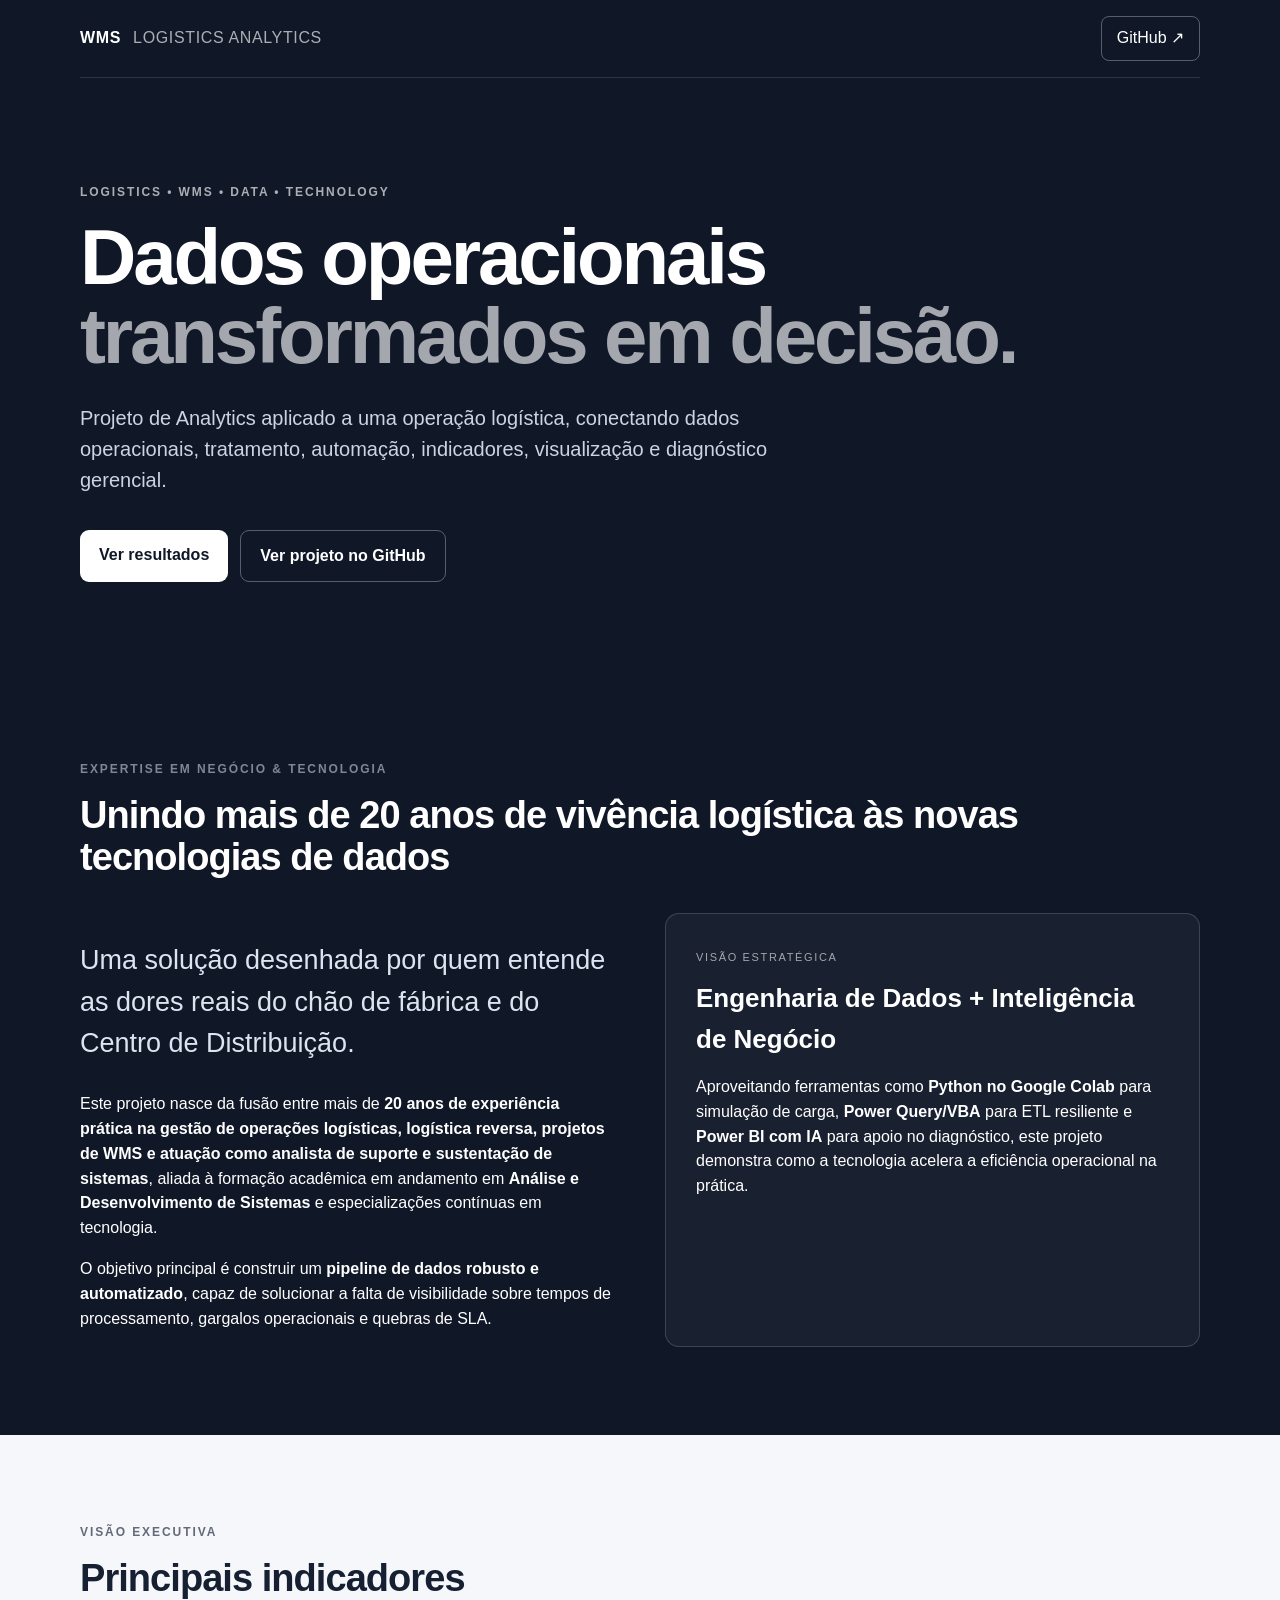
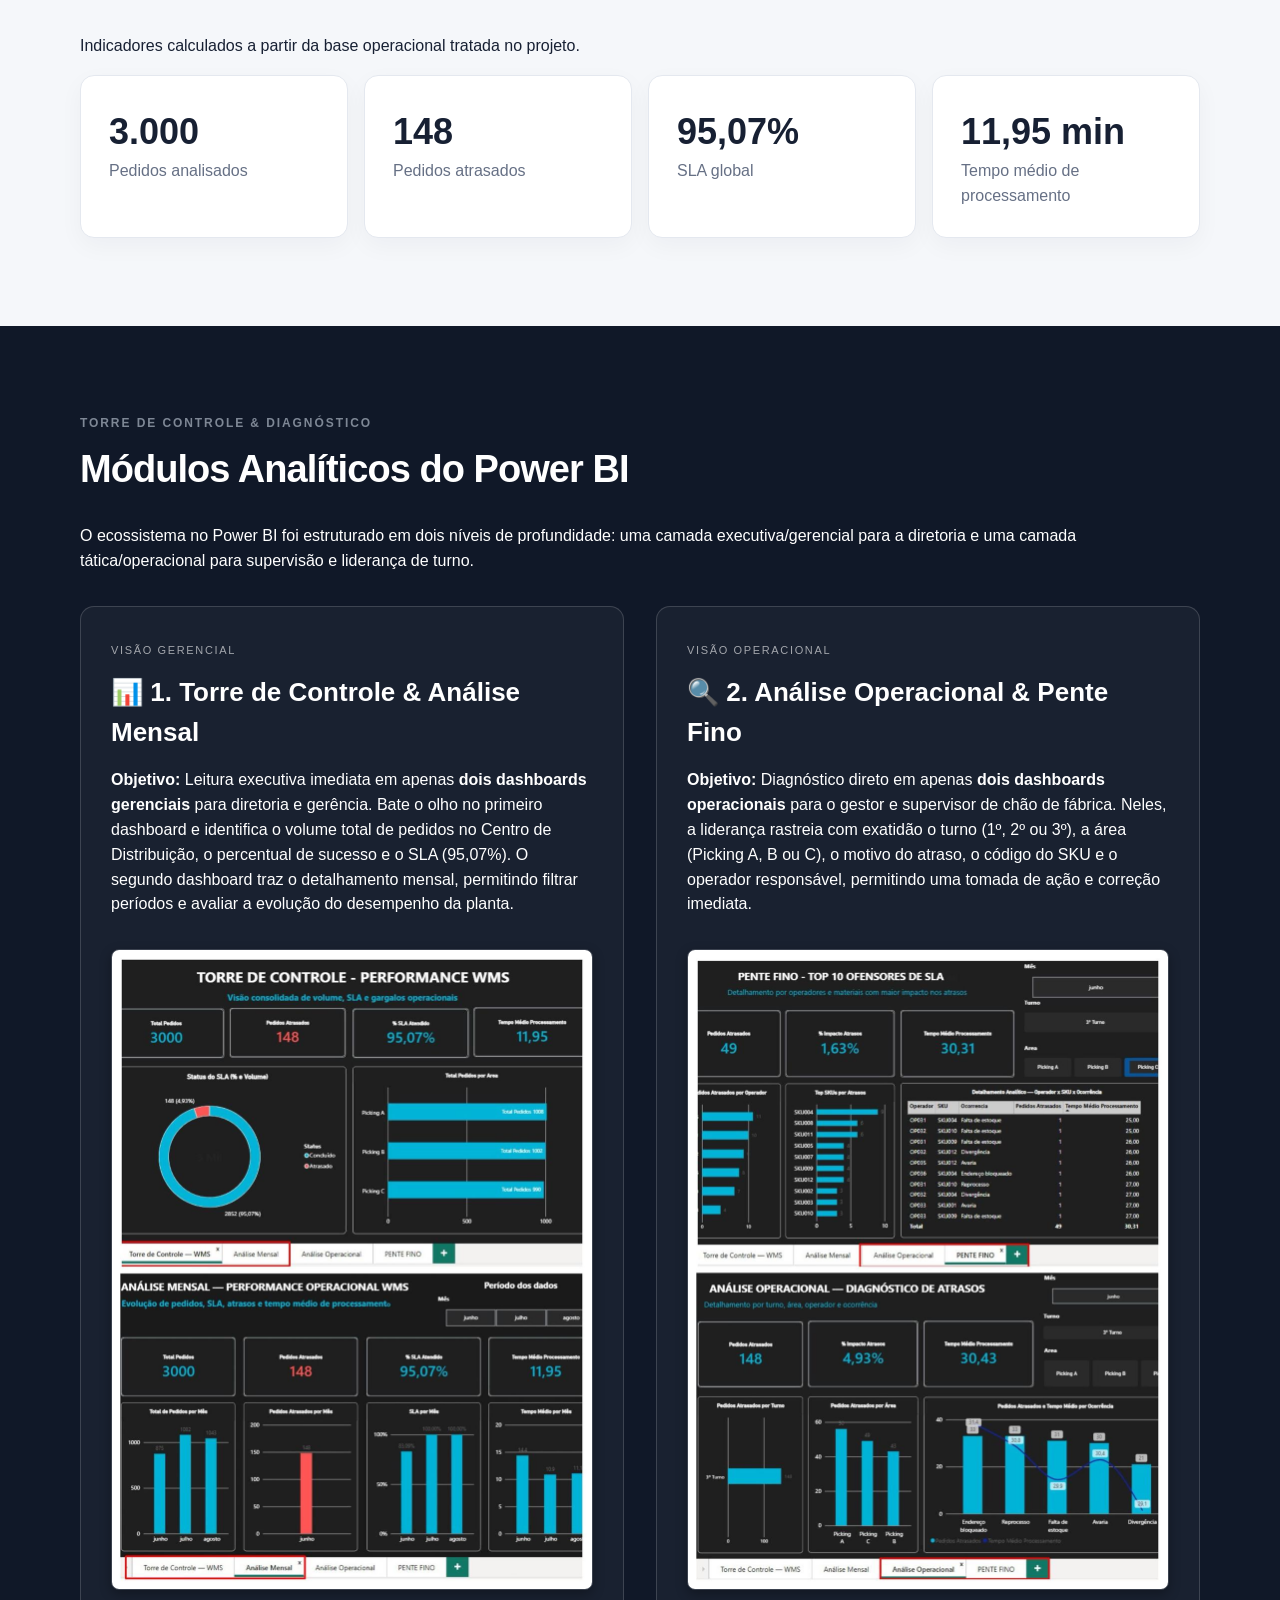
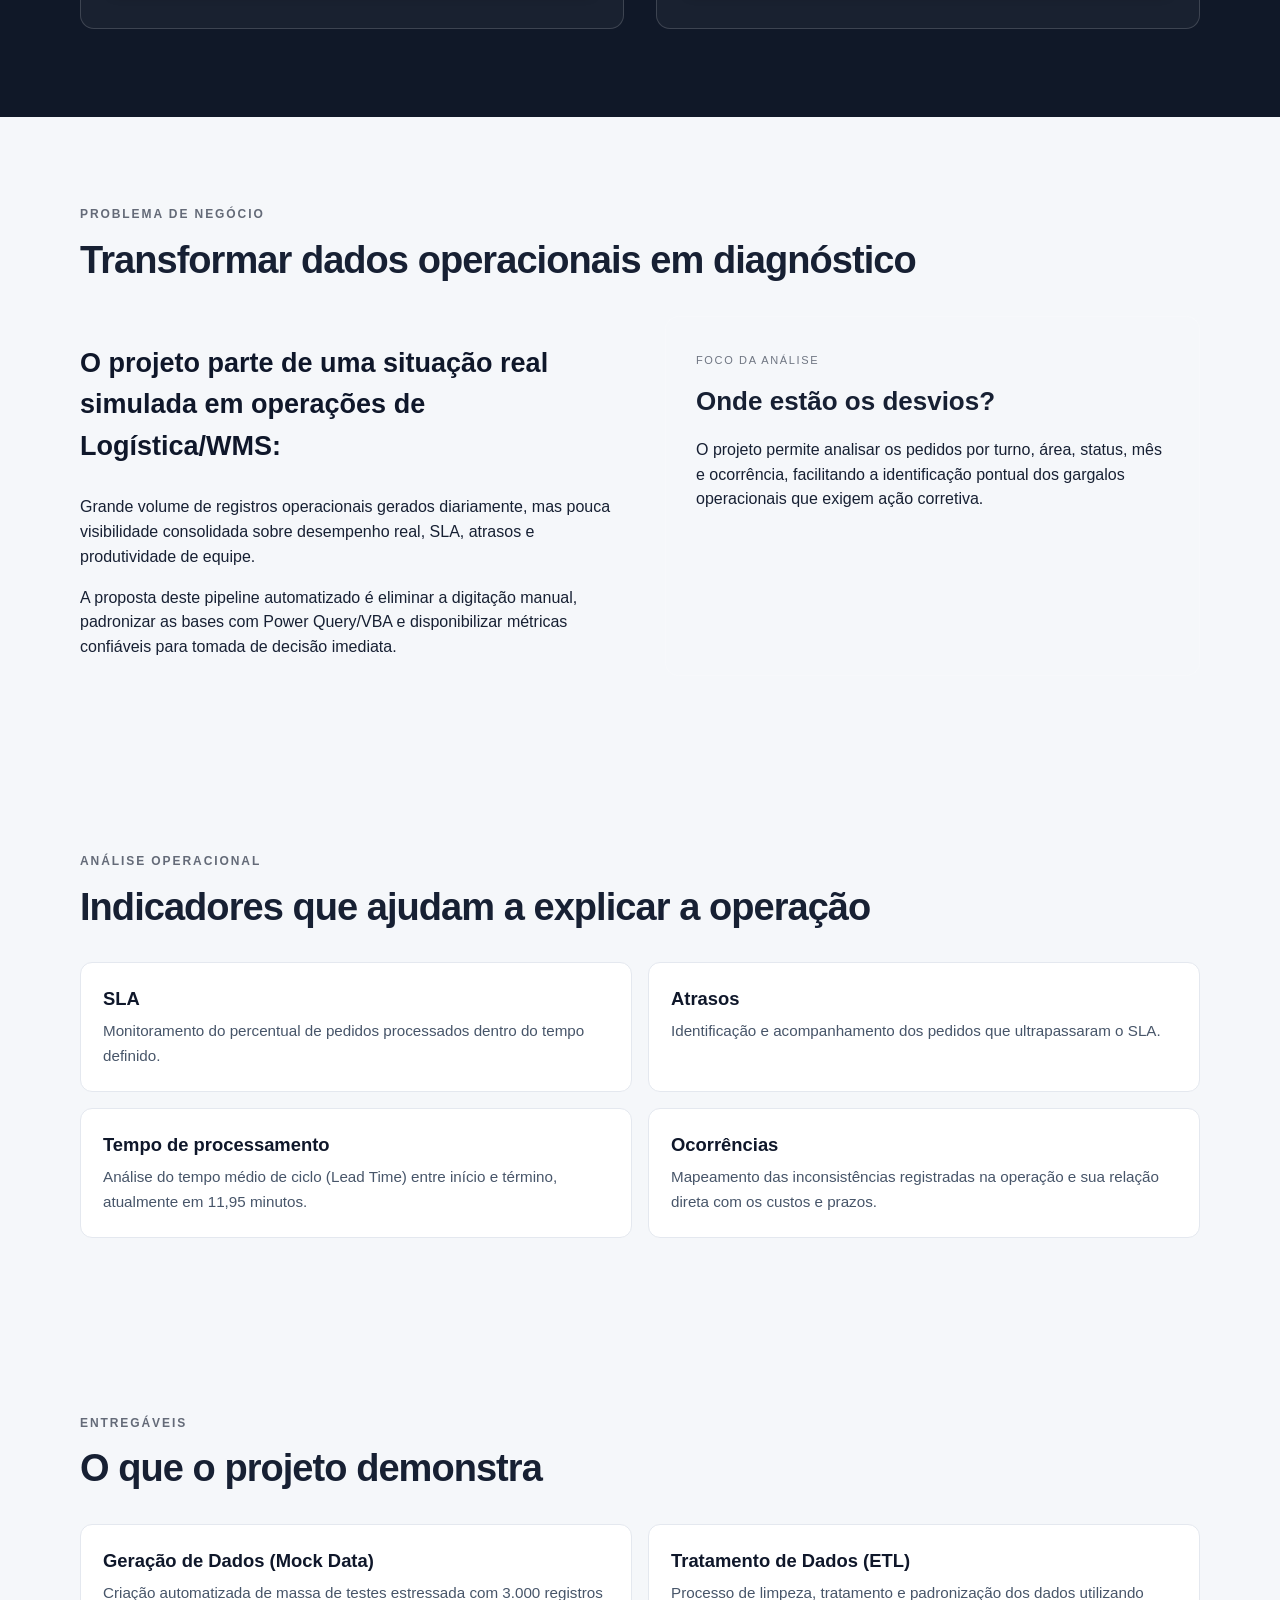
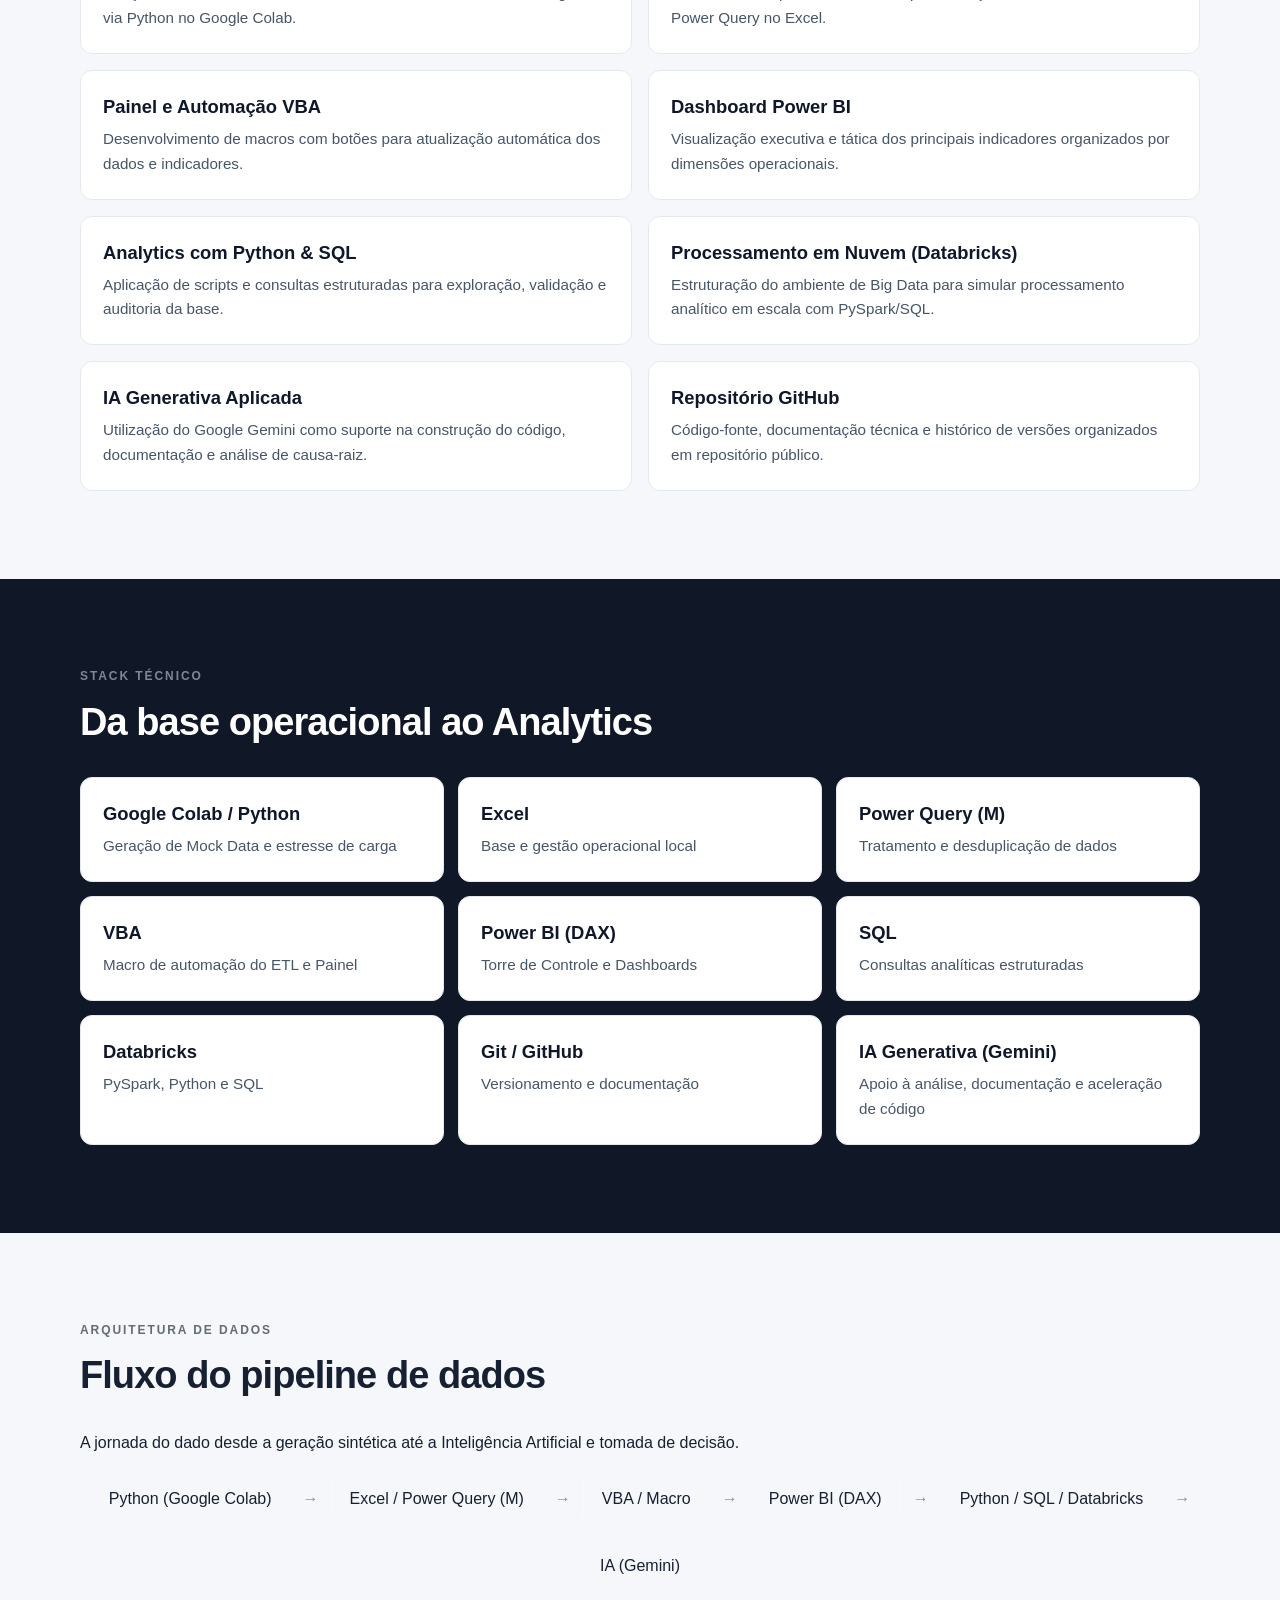
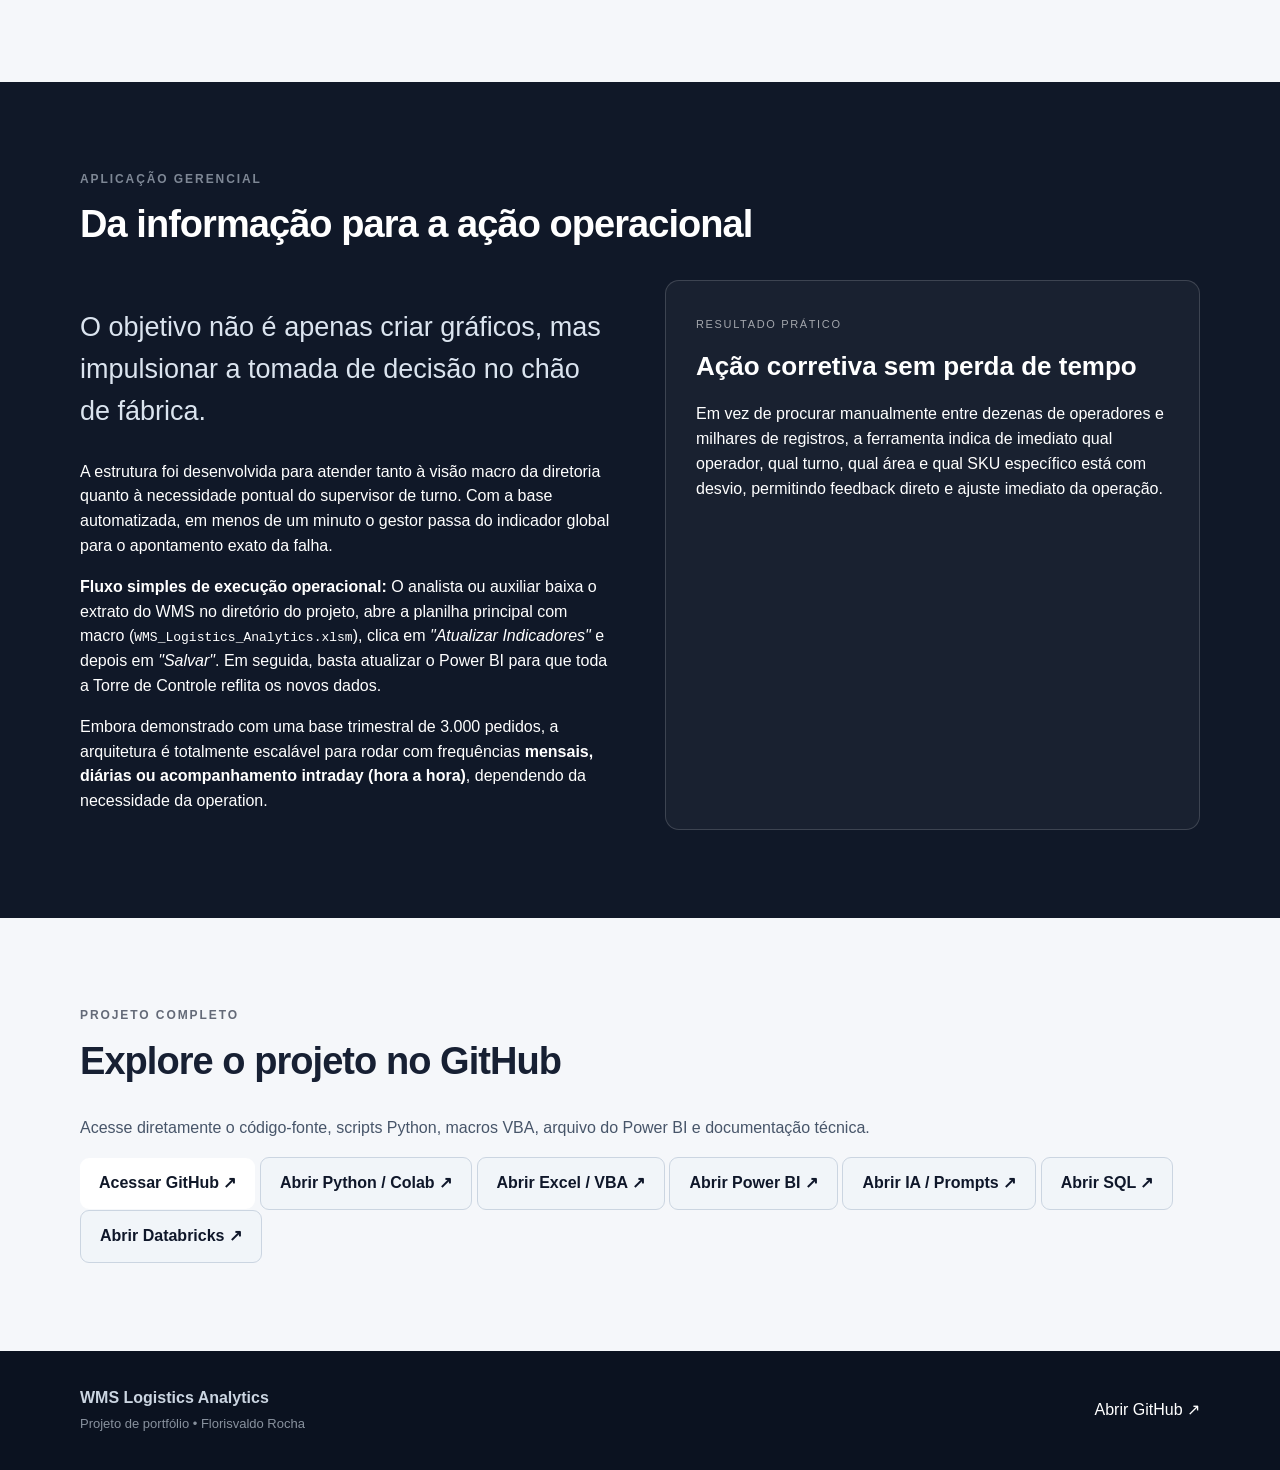
<file: index.html>
<!DOCTYPE html>
<html lang="pt-BR">
<head>
  <meta charset="UTF-8">
  <meta name="viewport" content="width=device-width, initial-scale=1.0">

  <title>WMS Logistics Analytics | Florisvaldo Rocha</title>

  <meta
    name="description"
    content="Projeto de Analytics aplicado à operação logística e WMS, utilizando Excel, Power Query, VBA, Power BI, Python, SQL, Databricks, GitHub e IA."
  >

  <link rel="stylesheet" href="style.css">
  <style>
    /* Correções de Contraste e Legibilidade */
    .section:not(.dark) .big-text {
      color: #0f172a !important;
      font-weight: 600;
    }
    
    /* Garantir visibilidade dos títulos nos cards de indicadores e stack */
    .deliverables div b,
    .stack article b {
      display: block;
      color: #0f172a !important;
      font-size: 1.15rem;
      font-weight: 700;
      margin-bottom: 0.35rem;
    }

    .deliverables div span,
    .stack article span {
      color: #475569 !important;
      font-size: 0.95rem;
    }

    /* Correção dos botões na seção clara do GitHub */
    .github-section .btn.secondary {
      background-color: #f1f5f9 !important;
      color: #0f172a !important;
      border: 1px solid #cbd5e1 !important;
      font-weight: 600;
    }

    .github-section .btn.secondary:hover {
      background-color: #e2e8f0 !important;
      color: #0284c7 !important;
    }

    /* Estilização das imagens dos dashboards */
    .dashboard-card-img {
      width: 100%;
      height: auto;
      border-radius: 8px;
      margin-top: 1rem;
      border: 1px solid rgba(255, 255, 255, 0.15);
      box-shadow: 0 4px 12px rgba(0,0,0,0.3);
    }
  </style>
</head>

<body>

  <!-- =========================
        HERO
  ========================== -->

  <header class="hero">

    <nav class="nav container">

      <div class="brand">
        WMS <span>LOGISTICS ANALYTICS</span>
      </div>

      <a
        class="github"
        href="https://github.com/florisvaldojrocha/WMS-Logistics-Analytics"
        target="_blank"
        rel="noopener"
      >
        GitHub ↗
      </a>

    </nav>

    <div class="hero-content container">

      <p class="eyebrow">
        LOGISTICS • WMS • DATA • TECHNOLOGY
      </p>

      <h1>
        Dados operacionais<br>
        <span>transformados em decisão.</span>
      </h1>

      <p class="lead">
        Projeto de Analytics aplicado a uma operação logística, conectando dados
        operacionais, tratamento, automação, indicadores, visualização e diagnóstico gerencial.
      </p>

      <div class="hero-actions">

        <a class="btn primary" href="#resultados">
          Ver resultados
        </a>

        <a
          class="btn secondary"
          href="https://github.com/florisvaldojrocha/WMS-Logistics-Analytics"
          target="_blank"
          rel="noopener"
        >
          Ver projeto no GitHub
        </a>

      </div>

    </div>

  </header>


  <main>

    <!-- =========================
          SOBRE O AUTOR & PROPÓSITO
    ========================== -->

    <section class="section dark">

      <div class="container">

        <p class="eyebrow">
          EXPERTISE EM NEGÓCIO & TECNOLOGIA
        </p>

        <h2>
          Unindo mais de 20 anos de vivência logística às novas tecnologias de dados
        </h2>

        <div class="two-col">

          <div>

            <p class="big-text">
              Uma solução desenhada por quem entende as dores reais do chão de fábrica e do Centro de Distribuição.
            </p>

            <p>
              Este projeto nasce da fusão entre mais de <strong>20 anos de experiência prática na gestão de operações logísticas, logística reversa, projetos de WMS e atuação como analista de suporte e sustentação de sistemas</strong>, aliada à formação acadêmica em andamento em <strong>Análise e Desenvolvimento de Sistemas</strong> e especializações contínuas em tecnologia.
            </p>

            <p>
              O objetivo principal é construir um <strong>pipeline de dados robusto e automatizado</strong>, capaz de solucionar a falta de visibilidade sobre tempos de processamento, gargalos operacionais e quebras de SLA.
            </p>

          </div>

          <div class="insight">

            <span>
              VISÃO ESTRATÉGICA
            </span>

            <h3>
              Engenharia de Dados + Inteligência de Negócio
            </h3>

            <p>
              Aproveitando ferramentas como <strong>Python no Google Colab</strong> para simulação de carga, <strong>Power Query/VBA</strong> para ETL resiliente e <strong>Power BI com IA</strong> para apoio no diagnóstico, este projeto demonstra como a tecnologia acelera a eficiência operacional na prática.
            </p>

          </div>

        </div>

      </div>

    </section>


    <!-- =========================
          RESULTADOS (KPIS)
    ========================== -->

    <section id="resultados" class="section">

      <div class="container">

        <p class="eyebrow">
          VISÃO EXECUTIVA
        </p>

        <h2>
          Principais indicadores
        </h2>

        <p class="section-intro">
          Indicadores calculados a partir da base operacional tratada no projeto.
        </p>

        <div class="kpis">

          <article class="kpi">
            <strong>3.000</strong>
            <span>Pedidos analisados</span>
          </article>

          <article class="kpi">
            <strong>148</strong>
            <span>Pedidos atrasados</span>
          </article>

          <article class="kpi">
            <strong>95,07%</strong>
            <span>SLA global</span>
          </article>

          <article class="kpi">
            <strong>11,95 min</strong>
            <span>Tempo médio de processamento</span>
          </article>

        </div>

      </div>

    </section>


    <!-- =========================
          TORRE DE CONTROLE / DASHBOARDS POWER BI
    ========================== -->

    <section class="section dark">

      <div class="container">

        <p class="eyebrow">
          TORRE DE CONTROLE & DIAGNÓSTICO
        </p>

        <h2>
          Módulos Analíticos do Power BI
        </h2>

        <p class="section-intro">
          O ecossistema no Power BI foi estruturado em dois níveis de profundidade: uma camada executiva/gerencial para a diretoria e uma camada tática/operacional para supervisão e liderança de turno.
        </p>

        <div class="two-col" style="margin-top: 2rem; gap: 2rem;">

          <!-- Bloco 1: Módulo Gerencial -->
          <div class="insight">
            <span>VISÃO GERENCIAL</span>
            <h3>📊 1. Torre de Controle & Análise Mensal</h3>
            <p>
              <strong>Objetivo:</strong> Leitura executiva imediata em apenas <strong>dois dashboards gerenciais</strong> para diretoria e gerência. Bate o olho no primeiro dashboard e identifica o volume total de pedidos no Centro de Distribuição, o percentual de sucesso e o SLA (95,07%). O segundo dashboard traz o detalhamento mensal, permitindo filtrar períodos e avaliar a evolução do desempenho da planta.
            </p>
            <img class="dashboard-card-img" src="img/dashboard_gerencial.jpeg" alt="Dashboard Gerencial - Torre de Controle e Análise Mensal">
          </div>

          <!-- Bloco 2: Módulo Operacional -->
          <div class="insight">
            <span>VISÃO OPERACIONAL</span>
            <h3>🔍 2. Análise Operacional & Pente Fino</h3>
            <p>
              <strong>Objetivo:</strong> Diagnóstico direto em apenas <strong>dois dashboards operacionais</strong> para o gestor e supervisor de chão de fábrica. Neles, a liderança rastreia com exatidão o turno (1º, 2º ou 3º), a área (Picking A, B ou C), o motivo do atraso, o código do SKU e o operador responsável, permitindo uma tomada de ação e correção imediata.
            </p>
            <img class="dashboard-card-img" src="img/dashboard_operacional.jpeg" alt="Dashboard Operacional - Análise de Atrasos e Pente Fino">
          </div>

        </div>

      </div>

    </section>


    <!-- =========================
          PROBLEMA DE NEGÓCIO
    ========================== -->

    <section class="section">

      <div class="container">

        <p class="eyebrow">
          PROBLEMA DE NEGÓCIO
        </p>

        <h2>
          Transformar dados operacionais em diagnóstico
        </h2>

        <div class="two-col">

          <div>

            <p class="big-text">
              O projeto parte de uma situação real simulada em operações de Logística/WMS:
            </p>

            <p>
              Grande volume de registros operacionais gerados diariamente, mas pouca visibilidade consolidada sobre desempenho real, SLA, atrasos e produtividade de equipe.
            </p>

            <p>
              A proposta deste pipeline automatizado é eliminar a digitação manual, padronizar as bases com Power Query/VBA e disponibilizar métricas confiáveis para tomada de decisão imediata.
            </p>

          </div>

          <div class="insight">

            <span>
              FOCO DA ANÁLISE
            </span>

            <h3>
              Onde estão os desvios?
            </h3>

            <p>
              O projeto permite analisar os pedidos por turno, área, status, mês e ocorrência, facilitando a identificação pontual dos gargalos operacionais que exigem ação corretiva.
            </p>

          </div>

        </div>

      </div>

    </section>


    <!-- =========================
          INDICADORES
    ========================== -->

    <section class="section">

      <div class="container">

        <p class="eyebrow">
          ANÁLISE OPERACIONAL
        </p>

        <h2>
          Indicadores que ajudam a explicar a operação
        </h2>

        <div class="deliverables">

          <div>
            <b>SLA</b>
            <span>
              Monitoramento do percentual de pedidos processados dentro do tempo definido.
            </span>
          </div>

          <div>
            <b>Atrasos</b>
            <span>
              Identificação e acompanhamento dos pedidos que ultrapassaram o SLA.
            </span>
          </div>

          <div>
            <b>Tempo de processamento</b>
            <span>
              Análise do tempo médio de ciclo (Lead Time) entre início e término, atualmente em 11,95 minutos.
            </span>
          </div>

          <div>
            <b>Ocorrências</b>
            <span>
              Mapeamento das inconsistências registradas na operação e sua relação direta com os custos e prazos.
            </span>
          </div>

        </div>

      </div>

    </section>


    <!-- =========================
          ENTREGÁVEIS
    ========================== -->

    <section class="section">

      <div class="container">

        <p class="eyebrow">
          ENTREGÁVEIS
        </p>

        <h2>
          O que o projeto demonstra
        </h2>

        <div class="deliverables">

          <div>
            <b>Geração de Dados (Mock Data)</b>
            <span>
              Criação automatizada de massa de testes estressada com 3.000 registros via Python no Google Colab.
            </span>
          </div>

          <div>
            <b>Tratamento de Dados (ETL)</b>
            <span>
              Processo de limpeza, tratamento e padronização dos dados utilizando Power Query no Excel.
            </span>
          </div>

          <div>
            <b>Painel e Automação VBA</b>
            <span>
              Desenvolvimento de macros com botões para atualização automática dos dados e indicadores.
            </span>
          </div>

          <div>
            <b>Dashboard Power BI</b>
            <span>
              Visualização executiva e tática dos principais indicadores organizados por dimensões operacionais.
            </span>
          </div>

          <div>
            <b>Analytics com Python & SQL</b>
            <span>
              Aplicação de scripts e consultas estruturadas para exploração, validação e auditoria da base.
            </span>
          </div>

          <div>
            <b>Processamento em Nuvem (Databricks)</b>
            <span>
              Estruturação do ambiente de Big Data para simular processamento analítico em escala com PySpark/SQL.
            </span>
          </div>

          <div>
            <b>IA Generativa Aplicada</b>
            <span>
              Utilização do Google Gemini como suporte na construção do código, documentação e análise de causa-raiz.
            </span>
          </div>

          <div>
            <b>Repositório GitHub</b>
            <span>
              Código-fonte, documentação técnica e histórico de versões organizados em repositório público.
            </span>
          </div>

        </div>

      </div>

    </section>


    <!-- =========================
          STACK TÉCNICO
    ========================== -->

    <section class="section dark">

      <div class="container">

        <p class="eyebrow">
          STACK TÉCNICO
        </p>

        <h2>
          Da base operacional ao Analytics
        </h2>

        <div class="stack">

          <article>
            <b>Google Colab / Python</b>
            <span>Geração de Mock Data e estresse de carga</span>
          </article>

          <article>
            <b>Excel</b>
            <span>Base e gestão operacional local</span>
          </article>

          <article>
            <b>Power Query (M)</b>
            <span>Tratamento e desduplicação de dados</span>
          </article>

          <article>
            <b>VBA</b>
            <span>Macro de automação do ETL e Painel</span>
          </article>

          <article>
            <b>Power BI (DAX)</b>
            <span>Torre de Controle e Dashboards</span>
          </article>

          <article>
            <b>SQL</b>
            <span>Consultas analíticas estruturadas</span>
          </article>

          <article>
            <b>Databricks</b>
            <span>PySpark, Python e SQL</span>
          </article>

          <article>
            <b>Git / GitHub</b>
            <span>Versionamento e documentação</span>
          </article>

          <article>
            <b>IA Generativa (Gemini)</b>
            <span>Apoio à análise, documentação e aceleração de código</span>
          </article>

        </div>

      </div>

    </section>


    <!-- =========================
          PIPELINE
    ========================== -->

    <section class="section">

      <div class="container">

        <p class="eyebrow">
          ARQUITETURA DE DADOS
        </p>

        <h2>
          Fluxo do pipeline de dados
        </h2>

        <p class="section-intro">
          A jornada do dado desde a geração sintética até a Inteligência Artificial e tomada de decisão.
        </p>

        <div class="pipeline">

          <div>
            Python (Google Colab)
          </div>

          <i>→</i>

          <div>
            Excel / Power Query (M)
          </div>

          <i>→</i>

          <div>
            VBA / Macro
          </div>

          <i>→</i>

          <div>
            Power BI (DAX)
          </div>

          <i>→</i>

          <div>
            Python / SQL / Databricks
          </div>

          <i>→</i>

          <div>
            IA (Gemini)
          </div>

        </div>

      </div>

    </section>


    <!-- =========================
          APLICAÇÃO GERENCIAL
    ========================== -->

    <section class="section dark">

      <div class="container">

        <p class="eyebrow">
          APLICAÇÃO GERENCIAL
        </p>

        <h2>
          Da informação para a ação operacional
        </h2>

        <div class="two-col">

          <div>

            <p class="big-text">
              O objetivo não é apenas criar gráficos, mas impulsionar a tomada de decisão no chão de fábrica.
            </p>

            <p>
              A estrutura foi desenvolvida para atender tanto à visão macro da diretoria quanto à necessidade pontual do supervisor de turno. Com a base automatizada, em menos de um minuto o gestor passa do indicador global para o apontamento exato da falha.
            </p>

            <p>
              <strong>Fluxo simples de execução operacional:</strong> O analista ou auxiliar baixa o extrato do WMS no diretório do projeto, abre a planilha principal com macro (<code>WMS_Logistics_Analytics.xlsm</code>), clica em <em>"Atualizar Indicadores"</em> e depois em <em>"Salvar"</em>. Em seguida, basta atualizar o Power BI para que toda a Torre de Controle reflita os novos dados.
            </p>

            <p>
              Embora demonstrado com uma base trimestral de 3.000 pedidos, a arquitetura é totalmente escalável para rodar com frequências <strong>mensais, diárias ou acompanhamento intraday (hora a hora)</strong>, dependendo da necessidade da operation.
            </p>

          </div>

          <div class="insight">

            <span>
              RESULTADO PRÁTICO
            </span>

            <h3>
              Ação corretiva sem perda de tempo
            </h3>

            <p>
              Em vez de procurar manualmente entre dezenas de operadores e milhares de registros, a ferramenta indica de imediato qual operador, qual turno, qual área e qual SKU específico está com desvio, permitindo feedback direto e ajuste imediato da operação.
            </p>

          </div>

        </div>

      </div>

    </section>


    <!-- =========================
          GITHUB / ARTEFATOS
    ========================== -->

    <section class="section">

      <div class="container github-section">

        <p class="eyebrow">
          PROJETO COMPLETO
        </p>

        <h2>
          Explore o projeto no GitHub
        </h2>

        <p style="color: #475569; font-weight: 500;">
          Acesse diretamente o código-fonte, scripts Python, macros VBA, arquivo do Power BI e documentação técnica.
        </p>

        <!-- Botões com Contraste Corrigido -->
        <a
          class="btn primary"
          href="https://github.com/florisvaldojrocha/WMS-Logistics-Analytics"
          target="_blank"
          rel="noopener"
        >
          Acessar GitHub ↗
        </a>

        <a
          class="btn secondary"
          href="https://github.com/florisvaldojrocha/WMS-Logistics-Analytics/tree/main/python"
          target="_blank"
          rel="noopener"
        >
          Abrir Python / Colab ↗
        </a>

        <a
          class="btn secondary"
          href="https://github.com/florisvaldojrocha/WMS-Logistics-Analytics/blob/main/Excel/vba/WMS_Logistics_Analytics.xlsm"
          target="_blank"
          rel="noopener"
        >
          Abrir Excel / VBA ↗
        </a>

        <a
          class="btn secondary"
          href="https://github.com/florisvaldojrocha/WMS-Logistics-Analytics/blob/main/PowerBI/WMS_Logistics_Analytics.pbix"
          target="_blank"
          rel="noopener"
        >
          Abrir Power BI ↗
        </a>

        <a
          class="btn secondary"
          href="https://github.com/florisvaldojrocha/WMS-Logistics-Analytics/tree/main/ia"
          target="_blank"
          rel="noopener"
        >
          Abrir IA / Prompts ↗
        </a>

        <a
          class="btn secondary"
          href="https://github.com/florisvaldojrocha/WMS-Logistics-Analytics/tree/main/sql"
          target="_blank"
          rel="noopener"
        >
          Abrir SQL ↗
        </a>

        <a
          class="btn secondary"
          href="https://github.com/florisvaldojrocha/WMS-Logistics-Analytics/tree/main/databricks"
          target="_blank"
          rel="noopener"
        >
          Abrir Databricks ↗
        </a>

      </div>

    </section>

  </main>


  <!-- =========================
        FOOTER
  ========================== -->

  <footer>

    <div class="container footer-inner">

      <div>

        <strong>
          WMS Logistics Analytics
        </strong>

        <span>
          Projeto de portfólio • Florisvaldo Rocha
        </span>

      </div>

      <a
        href="https://github.com/florisvaldojrocha/WMS-Logistics-Analytics"
        target="_blank"
        rel="noopener"
      >
        Abrir GitHub ↗
      </a>

    </div>

  </footer>

</body>
</html>
</file>
<file: style.css>
*{box-sizing:border-box}html{scroll-behavior:smooth}body{margin:0;font-family:Inter,Segoe UI,Arial,sans-serif;background:#f5f7fa;color:#172033;line-height:1.55}.container{width:min(1120px,92%);margin:auto}.hero{background:#101828;color:#fff;min-height:650px}.nav{height:78px;display:flex;align-items:center;justify-content:space-between;border-bottom:1px solid rgba(255,255,255,.12)}.brand{font-weight:800;letter-spacing:.04em}.brand span{font-weight:500;opacity:.65;margin-left:7px}.github{color:#fff;text-decoration:none;border:1px solid rgba(255,255,255,.3);padding:9px 15px;border-radius:8px}.hero-content{padding:105px 0 90px}.eyebrow{font-size:12px;font-weight:800;letter-spacing:.16em;opacity:.65;margin:0 0 16px}.hero h1{font-size:clamp(44px,7vw,78px);line-height:1.02;margin:0 0 26px;letter-spacing:-.04em}.hero h1 span{opacity:.62}.lead{max-width:720px;font-size:20px;color:#cbd5e1}.hero-actions{display:flex;gap:12px;margin-top:34px;flex-wrap:wrap}.btn{display:inline-block;padding:13px 19px;border-radius:9px;text-decoration:none;font-weight:700}.primary{background:#fff;color:#101828}.secondary{border:1px solid rgba(255,255,255,.3);color:#fff}.section{padding:88px 0}.section h2{font-size:38px;line-height:1.1;margin:0 0 34px;letter-spacing:-.025em}.kpis{display:grid;grid-template-columns:repeat(4,1fr);gap:16px}.kpi{background:#fff;border:1px solid #e4e8ef;border-radius:14px;padding:28px;box-shadow:0 8px 25px rgba(16,24,40,.04)}.kpi strong{display:block;font-size:36px}.kpi span{color:#667085}.dark{background:#101828;color:#fff}.dark .eyebrow{color:#b9c3d0}.two-col{display:grid;grid-template-columns:1fr 1fr;gap:50px}.big-text{font-size:27px;color:#dbe4ef}.insight{border:1px solid rgba(255,255,255,.16);border-radius:14px;padding:30px;background:rgba(255,255,255,.04)}.insight span{font-size:11px;letter-spacing:.15em;opacity:.6}.insight h3{font-size:26px;margin:10px 0}.stack{display:grid;grid-template-columns:repeat(3,1fr);gap:14px}.stack article,.deliverables>div{background:#fff;border:1px solid #e4e8ef;border-radius:12px;padding:22px}.stack b,.deliverables b{display:block;font-size:18px}.stack span,.deliverables span{color:#667085}.pipeline{display:flex;align-items:center;justify-content:center;gap:12px;flex-wrap:wrap}.pipeline div{border:1px solid rgba(255,255,255,.2);padding:14px 18px;border-radius:9px;background:rgba(255,255,255,.05)}.pipeline i{opacity:.5;font-style:normal}.deliverables{display:grid;grid-template-columns:repeat(2,1fr);gap:16px}footer{background:#0b1220;color:#cbd5e1;padding:35px 0}.footer-inner{display:flex;justify-content:space-between;gap:20px;align-items:center}.footer-inner span{display:block;font-size:13px;opacity:.65;margin-top:4px}.footer-inner a{color:#fff;text-decoration:none}@media(max-width:760px){.kpis,.stack,.deliverables,.two-col{grid-template-columns:1fr}.hero-content{padding-top:75px}.hero h1{font-size:48px}.pipeline{justify-content:flex-start}.pipeline i{display:none}.footer-inner{flex-direction:column;align-items:flex-start}}
</file>
